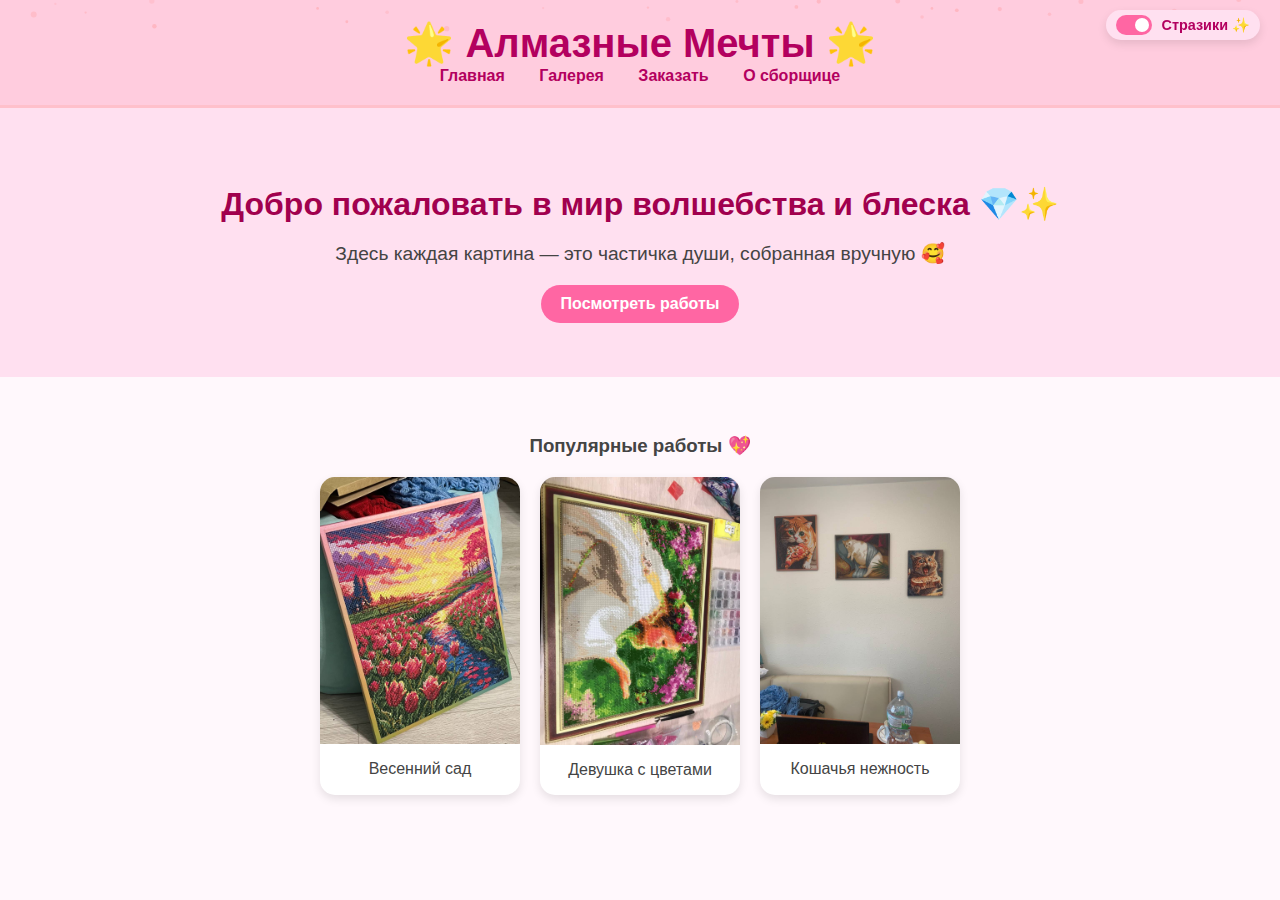
<file: index.html>
<!DOCTYPE html>
<html lang="ru">
<head>
  <meta charset="UTF-8" />
  <meta name="viewport" content="width=device-width, initial-scale=1.0" />
  <title>Алмазные Мечты ✨</title>
  <link rel="stylesheet" href="css/style.css" />
</head>
<body>
<div class="sparkle-toggle">
  <label class="switch">
    <input type="checkbox" id="toggleSparkles" checked>
    <span class="slider"></span>
  </label>
  <span class="label-text">Стразики ✨</span>
</div>
  <header>
    <h1>🌟 Алмазные Мечты 🌟</h1>
    <nav>
      <a href="index.html">Главная</a>
      <a href="gallery.html">Галерея</a>
      <a href="order.html">Заказать</a>
      <a href="about.html">О сборщице</a>
    </nav>
  </header>

  <section class="hero">
    <h2>Добро пожаловать в мир волшебства и блеска 💎✨</h2>
    <p>Здесь каждая картина — это частичка души, собранная вручную 🥰</p>
    <a href="gallery.html" class="button">Посмотреть работы</a>
  </section>

  <section class="preview">
    <h3>Популярные работы 💖</h3>
    <div class="cards">
  <div class="card fade-in" style="animation-delay: 0.2s;">
    <img src="images/flowers.jpg" alt="Весенний сад" />
    <p>Весенний сад</p>
  </div>
  <div class="card fade-in" style="animation-delay: 0.4s;">
    <img src="images/woman_with_flowers.jpg" alt="Девушка с цветами" />
    <p>Девушка с цветами</p>
  </div>
  <div class="card fade-in" style="animation-delay: 0.6s;">
    <img src="images/cats.jpg" alt="Кошачья нежность" />
    <p>Кошачья нежность</p>
  </div>
</div>
<script src="js/sparkles.js"></script>
</body>
</html>
</file>
<file: css/style.css>
body {
  font-family: 'Segoe UI', sans-serif;
  margin: 0;
  padding: 0;
  background: #fff8fc;
  color: #444;
}

header {
  background-color: #ffccde;
  padding: 20px;
  text-align: center;
  border-bottom: 3px solid #ffc0cb;
}

header h1 {
  margin: 0;
  font-size: 2.5em;
  color: #b3005f;
}

nav a {
  margin: 0 15px;
  text-decoration: none;
  color: #b3005f;
  font-weight: bold;
}

.hero {
  text-align: center;
  padding: 50px 20px;
  background: #ffe0f0;
}

.hero h2 {
  font-size: 2em;
  margin-bottom: 10px;
  color: #a1004e;
}

.hero p {
  font-size: 1.2em;
  margin-bottom: 20px;
}

.button {
  display: inline-block;
  padding: 10px 20px;
  background: #ff66a3;
  color: white;
  border-radius: 30px;
  text-decoration: none;
  font-weight: bold;
  transition: background 0.3s ease;
  border: none;
  cursor: pointer;
}

.button:hover {
  background: #ff3385;
}

/* Главная – превью картин */
.preview {
  padding: 40px 20px;
  text-align: center;
}

.cards {
  display: flex;
  justify-content: center;
  flex-wrap: wrap;
  gap: 20px;
  margin-top: 20px;
}

.card {
  width: 200px;
  background: white;
  border-radius: 15px;
  box-shadow: 0 4px 10px rgba(0,0,0,0.1);
  overflow: hidden;
}

.card img {
  width: 100%;
  height: auto;
  display: block;
}

/* Галерея */
.gallery-grid {
  display: flex;
  flex-wrap: wrap;
  justify-content: center;
  padding: 40px 20px;
  gap: 25px;
}

.gallery-item {
  background: #fff;
  border-radius: 15px;
  box-shadow: 0 4px 12px rgba(0, 0, 0, 0.1);
  width: 100%;
  max-width: 220px;
  padding: 15px;
  text-align: center;
  transition: transform 0.2s ease;
  display: flex;
  flex-direction: column;
  align-items: center;
}

.gallery-item:hover {
  transform: scale(1.03);
}

.gallery-thumb {
  width: 100%;
  height: 180px;
  overflow: hidden;
  border-radius: 10px;
  margin-bottom: 10px;
  display: flex;
  justify-content: center;
  align-items: center;
}

.gallery-thumb img {
  height: 100%;
  width: auto;
  object-fit: cover;
}

.gallery-item h4 {
  font-size: 1.1em;
  color: #b3005f;
  margin: 8px 0 5px;
}

.gallery-item p {
  margin: 0 0 10px;
  font-weight: bold;
  color: #555;
}

.gallery-item .button {
  margin-top: auto;
}

/* Страница заказа */
.order-section {
  max-width: 600px;
  margin: 40px auto;
  text-align: center;
  background: #fff0f6;
  padding: 30px;
  border-radius: 15px;
  box-shadow: 0 4px 10px rgba(0,0,0,0.1);
}

.order-section h2 {
  margin-bottom: 20px;
  color: #a1004e;
}

.order-form {
  display: flex;
  flex-direction: column;
  align-items: flex-start;
}

.order-form label {
  font-size: 1.1em;
  margin-bottom: 10px;
  color: #444;
}

.form-fields {
  display: flex;
  flex-direction: column;
  width: 100%;
  gap: 15px;
  margin: 20px 0;
}

.form-fields input,
.form-fields textarea {
  padding: 10px;
  font-size: 1em;
  border: 1px solid #ddd;
  border-radius: 8px;
  width: 100%;
  box-sizing: border-box;
}

.form-fields textarea {
  resize: vertical;
  height: 100px;
}

/* О мастере */
.about-section {
  display: flex;
  flex-wrap: wrap;
  align-items: center;
  justify-content: center;
  padding: 40px 20px;
  gap: 30px;
}

.about-photo {
  width: 250px;
  border-radius: 15px;
  box-shadow: 0 4px 12px rgba(0,0,0,0.1);
}

.about-text {
  max-width: 600px;
}

.about-text h2 {
  color: #a1004e;
  margin-bottom: 15px;
}

.about-text p {
  font-size: 1.1em;
  line-height: 1.6;
  margin-bottom: 15px;
}

/* Боковые изображения */
.side-image {
  position: fixed;
  top: 0;
  width: 150px;
  height: 100%;
  background-size: cover;
  background-repeat: no-repeat;
  background-position: center;
  z-index: -1;
}

.side-image.left {
  left: 0;
  background-image: url('../images/left-art.jpg');
}

.side-image.right {
  right: 0;
  background-image: url('../images/right-art.jpg');
}

/* 🌟 АНИМАЦИЯ ПОЯВЛЕНИЯ */
@keyframes fadeInUp {
  0% {
    opacity: 0;
    transform: translateY(40px);
  }
  100% {
    opacity: 1;
    transform: translateY(0);
  }
}

.fade-in {
  animation: fadeInUp 0.7s ease both;
}

/* 🌈 ПРИ НАВЕДЕНИИ НА КНОПКИ */
.button {
  position: relative;
  overflow: hidden;
  transition: all 0.3s ease;
}

.button::after {
  content: "";
  position: absolute;
  left: 0;
  top: 0;
  width: 100%;
  height: 100%;
  background: rgba(255, 255, 255, 0.2);
  transform: translateX(-100%);
  transition: transform 0.3s ease;
}

.button:hover::after {
  transform: translateX(100%);
}

/* ✨ ЭФФЕКТ МИКРО-ТРЯСКИ */
.button:hover {
  animation: wiggle 0.25s ease;
}

@keyframes wiggle {
  0% { transform: scale(1); }
  25% { transform: scale(1.04) rotate(-1deg); }
  50% { transform: scale(1.05) rotate(1deg); }
  75% { transform: scale(1.04) rotate(-0.5deg); }
  100% { transform: scale(1); }
}

.gallery-item {
  transition: transform 0.3s ease, box-shadow 0.3s ease;
}

.gallery-item:hover {
  transform: scale(1.05);
  box-shadow: 0 8px 20px rgba(0, 0, 0, 0.15);
}

.sparkle-toggle {
  position: fixed;
  top: 10px;
  right: 20px;
  display: flex;
  align-items: center;
  gap: 10px;
  z-index: 1000;
  background: #ffe0f0;
  padding: 5px 10px;
  border-radius: 20px;
  box-shadow: 0 4px 10px rgba(0,0,0,0.1);
  font-size: 0.9em;
  font-weight: bold;
  color: #b3005f;
}

.switch {
  position: relative;
  display: inline-block;
  width: 36px;
  height: 20px;
}

.switch input {
  opacity: 0;
  width: 0;
  height: 0;
}

.slider {
  position: absolute;
  cursor: pointer;
  top: 0;
  left: 0;
  right: 0;
  bottom: 0;
  background-color: #ccc;
  border-radius: 34px;
  transition: .4s;
}

.slider:before {
  position: absolute;
  content: "";
  height: 14px;
  width: 14px;
  left: 3px;
  bottom: 3px;
  background-color: white;
  border-radius: 50%;
  transition: .4s;
}

input:checked + .slider {
  background-color: #ff66a3;
}

input:checked + .slider:before {
  transform: translateX(16px);
}

.modal {
  display: none;
  position: fixed;
  z-index: 10000;
  left: 0;
  top: 0;
  width: 100%;
  height: 100%;
  overflow: auto;
  background-color: rgba(0,0,0,0.7);
}

.modal-content {
  background-color: #fff0f6;
  margin: 10% auto;
  padding: 20px;
  border-radius: 15px;
  width: 90%;
  max-width: 500px;
  text-align: center;
  position: relative;
}

.modal-content img {
  width: 100%;
  border-radius: 10px;
  margin-bottom: 15px;
}

.close-button {
  position: absolute;
  top: 10px;
  right: 15px;
  font-size: 28px;
  color: #b3005f;
  cursor: pointer;
}

.filters {
  text-align: center;
  margin: 30px 0 10px;
  display: flex;
  justify-content: center;
  flex-wrap: wrap;
  gap: 10px;
}

.filter-button {
  background: #ffe6ef;
  border: 2px solid transparent;
  border-radius: 25px;
  padding: 10px 18px;
  font-size: 0.95em;
  font-weight: bold;
  color: #b3005f;
  cursor: pointer;
  transition: all 0.3s ease;
  box-shadow: 0 2px 5px rgba(0,0,0,0.05);
  display: flex;
  align-items: center;
  gap: 8px;
}

.filter-button:hover {
  background: #ffb6c1;
  color: white;
  transform: translateY(-2px);
  box-shadow: 0 4px 12px rgba(0,0,0,0.1);
}

.filter-button.active {
  background: #ff66a3;
  color: white;
  border-color: #ff3385;
}

.gallery-section {
  display: flex;
  flex-direction: column;
  align-items: center;
  padding: 0 20px;
  max-width: 1200px;
  margin: 0 auto;
}

.filters {
  width: 100%;
  display: flex;
  justify-content: center;
  gap: 10px;
  flex-wrap: wrap;
  margin-bottom: 30px;
  position: sticky;
  top: 80px; /* чтобы залипали при прокрутке, если хочешь */
  background: #fff8fc;
  padding: 10px;
  z-index: 100;
  border-bottom: 2px solid #ffd3e4;
}

.gallery-item {
  transition: none;
  display: flex;
}

.gallery-item.hide {
  display: none !important;
}
</file>
